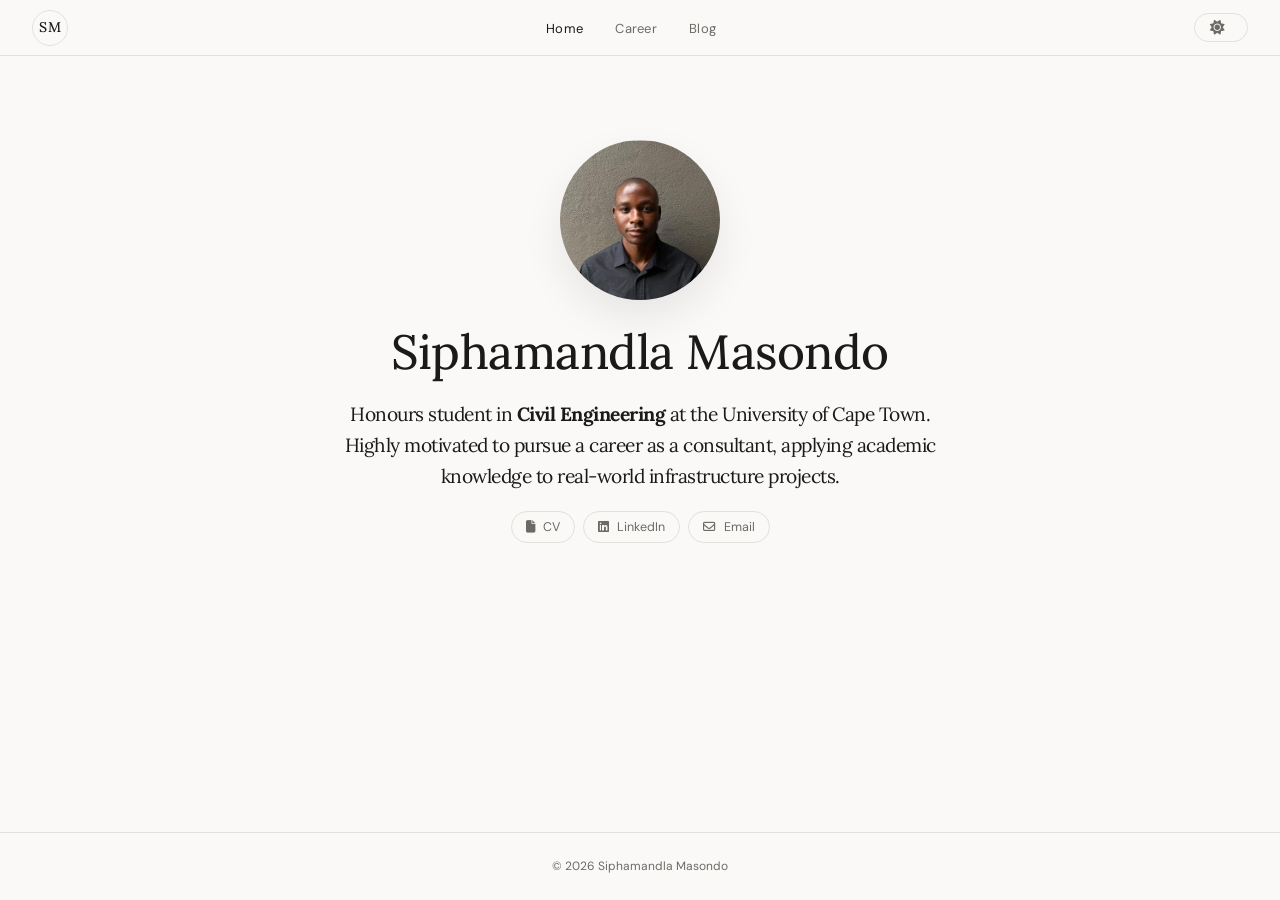
<file: index.html>
<!DOCTYPE html>
<html lang="en">
<head>
<meta charset="UTF-8">
<meta name="viewport" content="width=device-width, initial-scale=1.0">
<title>Home | Siphamandla Masondo</title>
<link rel="preconnect" href="https://fonts.googleapis.com">
<link href="https://fonts.googleapis.com/css2?family=Lora:ital,wght@0,400;0,500;1,400&family=DM+Sans:opsz,wght@9..40,300;9..40,400;9..40,500&display=swap" rel="stylesheet">
<link rel="stylesheet" href="style.css">
</head>
<body>

<nav>
  <a class="nav-logo" href="index.html">SM</a>
  <ul class="nav-links">
    <li><a href="index.html" class="active">Home</a></li>
    <li><a href="career.html">Career</a></li>
    <li><a href="blog.html">Blog</a></li>
  </ul>
  <div class="nav-actions">
    <button id="theme-toggle" class="link-pill link-pill--theme" type="button" aria-label="Toggle theme"></button>
  </div>
</nav>

<main>
  <section class="hero">
    <div class="hero-photo">
      <img src="docs/images/masondo_profile_pic.png" alt="Siphamandla Masondo">
    </div>
    <h1 class="hero-name">Siphamandla Masondo</h1>
    <p class="hero-description">
      <span class="hero-line hero-line--first">Honours student in <strong>Civil Engineering</strong> at the University of Cape Town.</span>
      <span class="hero-line hero-line--second">Highly motivated to pursue a career as a consultant, applying academic knowledge to real-world infrastructure projects.</span>
    </p>

    <div class="links-row">
      <a class="link-pill link-pill--cv" href="docs/CV_SiphamandlaMasondo.pdf" target="_blank" rel="noopener">CV</a>
      <a class="link-pill link-pill--linkedin" href="https://www.linkedin.com/in/siphamandla-masondo-b76402388/" target="_blank" rel="noopener">LinkedIn</a>
      <!-- <a class="link-pill link-pill--github" href="https://github.com/mdlban010" target="_blank" rel="noopener">GitHub</a> -->
      <a class="link-pill link-pill--email" href="mailto:sphamasondo04@gmail.com">Email</a>
    </div>
  </section>
</main>

<footer>
  <p>© 2026 Siphamandla Masondo</p>
</footer>

<script>
  const themeToggle = document.getElementById('theme-toggle');
  const storedTheme = localStorage.getItem('theme');
  const prefersDark = window.matchMedia('(prefers-color-scheme: dark)').matches;
  const theme = storedTheme || (prefersDark ? 'dark' : 'light');
  const root = document.documentElement;
  const applyTheme = selected => {
    root.dataset.theme = selected;
    themeToggle.classList.toggle('theme-dark', selected === 'dark');
    themeToggle.classList.toggle('theme-light', selected === 'light');
    localStorage.setItem('theme', selected);
  };
  applyTheme(theme);
  themeToggle.addEventListener('click', () => applyTheme(root.dataset.theme === 'dark' ? 'light' : 'dark'));
</script>
</body>
</html>
</file>
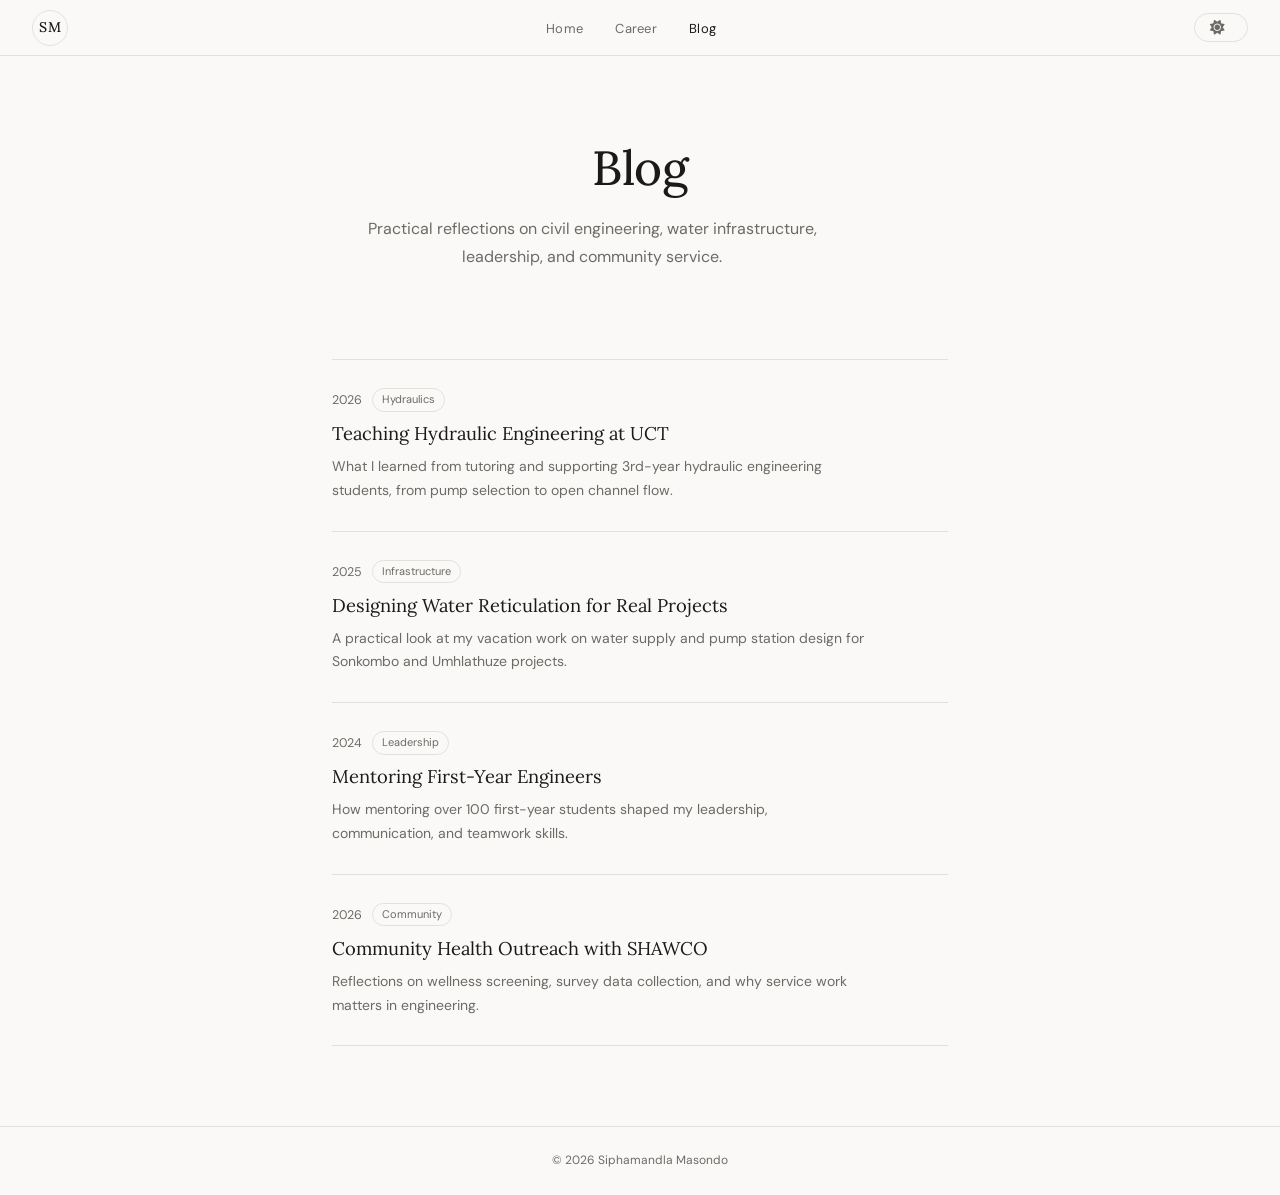
<file: blog.html>
<!DOCTYPE html>
<html lang="en">
<head>
<meta charset="UTF-8">
<meta name="viewport" content="width=device-width, initial-scale=1.0">
<title>Blog | Siphamandla Masondo</title>
<link rel="preconnect" href="https://fonts.googleapis.com">
<link href="https://fonts.googleapis.com/css2?family=Lora:ital,wght@0,400;0,500;1,400&family=DM+Sans:opsz,wght@9..40,300;9..40,400;9..40,500&display=swap" rel="stylesheet">
<link rel="stylesheet" href="style.css">
</head>
<body>

<nav>
  <a class="nav-logo" href="index.html">SM</a>
  <ul class="nav-links">
    <li><a href="index.html">Home</a></li>
    <li><a href="career.html">Career</a></li>
    <li><a href="blog.html" class="active">Blog</a></li>
  </ul>
  <div class="nav-actions">
    <button id="theme-toggle" class="link-pill link-pill--theme" type="button" aria-label="Toggle theme"></button>
  </div>
</nav>

<main>
  <section class="hero">
    <h1 class="hero-name">Blog</h1>
    <p class="hero-bio">Practical reflections on civil engineering, water infrastructure, leadership, and community service.</p>
  </section>

  <section class="content-section">
    <div class="blog-list">

      <article class="blog-item">
        <div class="blog-meta">
          <span class="blog-date">2026</span>
          <span class="blog-tag">Hydraulics</span>
        </div>
        <h2 class="blog-title">
          <a href="#">Teaching Hydraulic Engineering at UCT</a>
        </h2>
        <p class="blog-excerpt">
          What I learned from tutoring and supporting 3rd-year hydraulic engineering students, from pump selection to open channel flow.
        </p>
      </article>

      <article class="blog-item">
        <div class="blog-meta">
          <span class="blog-date">2025</span>
          <span class="blog-tag">Infrastructure</span>
        </div>
        <h2 class="blog-title">
          <a href="#">Designing Water Reticulation for Real Projects</a>
        </h2>
        <p class="blog-excerpt">
          A practical look at my vacation work on water supply and pump station design for Sonkombo and Umhlathuze projects.
        </p>
      </article>

      <article class="blog-item">
        <div class="blog-meta">
          <span class="blog-date">2024</span>
          <span class="blog-tag">Leadership</span>
        </div>
        <h2 class="blog-title">
          <a href="#">Mentoring First-Year Engineers</a>
        </h2>
        <p class="blog-excerpt">
          How mentoring over 100 first-year students shaped my leadership, communication, and teamwork skills.
        </p>
      </article>

      <article class="blog-item">
        <div class="blog-meta">
          <span class="blog-date">2026</span>
          <span class="blog-tag">Community</span>
        </div>
        <h2 class="blog-title">
          <a href="#">Community Health Outreach with SHAWCO</a>
        </h2>
        <p class="blog-excerpt">
          Reflections on wellness screening, survey data collection, and why service work matters in engineering.
        </p>
      </article>

    </div>
  </section>
</main>

<footer>
  <p>© 2026 Siphamandla Masondo</p>
</footer>

<script>
  const themeToggle = document.getElementById('theme-toggle');
  const storedTheme = localStorage.getItem('theme');
  const prefersDark = window.matchMedia('(prefers-color-scheme: dark)').matches;
  const theme = storedTheme || (prefersDark ? 'dark' : 'light');
  const root = document.documentElement;
  const applyTheme = selected => {
    root.dataset.theme = selected;
    themeToggle.classList.toggle('theme-dark', selected === 'dark');
    themeToggle.classList.toggle('theme-light', selected === 'light');
    localStorage.setItem('theme', selected);
  };
  applyTheme(theme);
  themeToggle.addEventListener('click', () => applyTheme(root.dataset.theme === 'dark' ? 'light' : 'dark'));
</script>

</body>
</html>
</file>
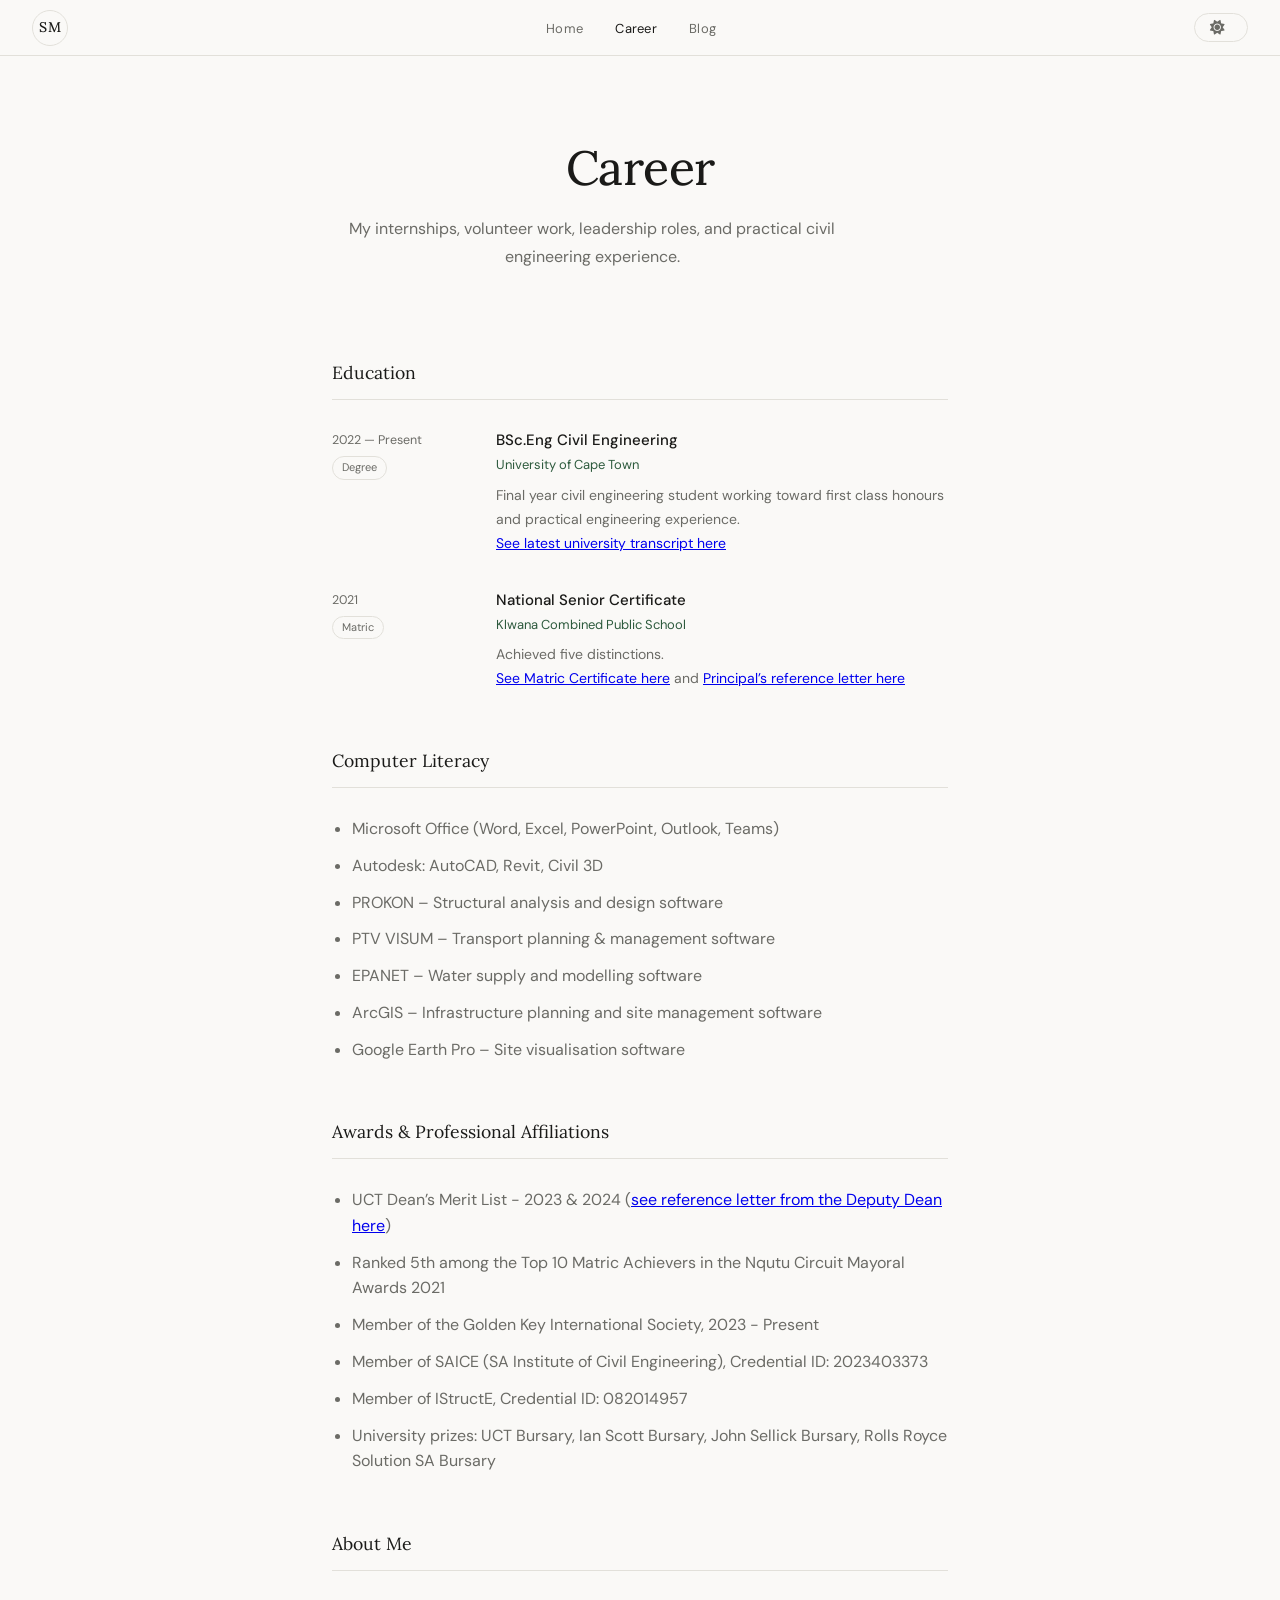
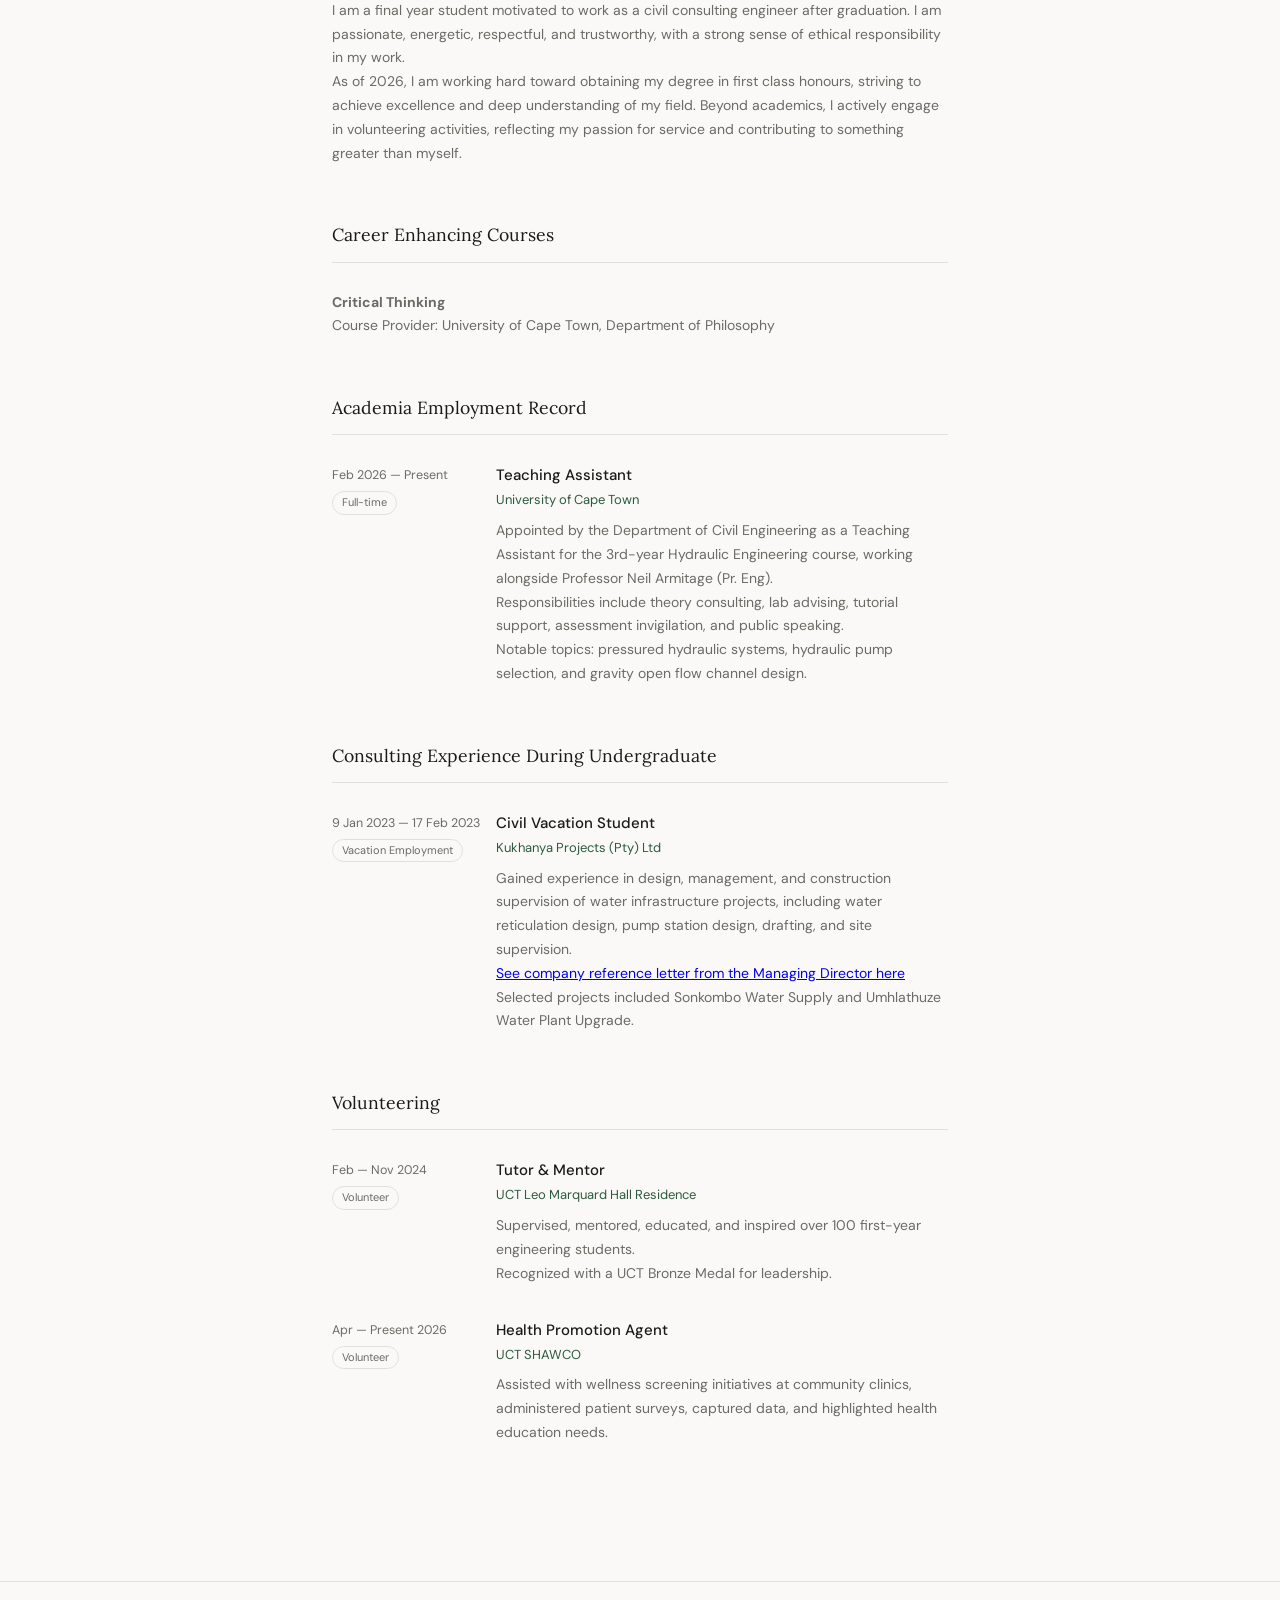
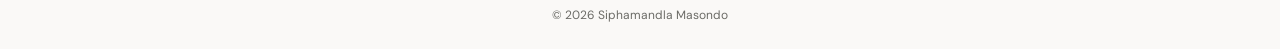
<file: career.html>
<!DOCTYPE html>
<html lang="en">
<head>
<meta charset="UTF-8">
<meta name="viewport" content="width=device-width, initial-scale=1.0">
<title>Career | Siphamandla Masondo</title>
<link rel="preconnect" href="https://fonts.googleapis.com">
<link href="https://fonts.googleapis.com/css2?family=Lora:ital,wght@0,400;0,500;1,400&family=DM+Sans:opsz,wght@9..40,300;9..40,400;9..40,500&display=swap" rel="stylesheet">
<link rel="stylesheet" href="style.css">
</head>
<body>

<nav>
  <a class="nav-logo" href="index.html">SM</a>
  <ul class="nav-links">
    <li><a href="index.html">Home</a></li>
    <li><a href="career.html" class="active">Career</a></li>
    <li><a href="blog.html">Blog</a></li>
  </ul>
  <div class="nav-actions">
    <button id="theme-toggle" class="link-pill link-pill--theme" type="button" aria-label="Toggle theme"></button>
  </div>
</nav>

<main>
  <section class="hero">
    <h1 class="hero-name">Career</h1>
    <p class="hero-bio">My internships, volunteer work, leadership roles, and practical civil engineering experience.</p>
  </section>

  <section class="content-section">

    <div class="section-block">
      <h2 class="section-heading">Education</h2>
      <div class="timeline">

        <div class="timeline-item">
          <div class="timeline-meta">
            <span class="timeline-date">2022 — Present</span>
            <span class="timeline-tag">Degree</span>
          </div>
          <div class="timeline-body">
            <h3 class="timeline-role">BSc.Eng Civil Engineering</h3>
            <p class="timeline-company">University of Cape Town</p>
            <p class="timeline-desc">
              Final year civil engineering student working toward first class honours and practical engineering experience.
            </p>
            <p class="timeline-desc">
              <a href="docs/Latest_University_Transcript_2026.pdf" target="_blank" rel="noopener">See latest university transcript here</a>
            </p>
          </div>
        </div>

        <div class="timeline-item">
          <div class="timeline-meta">
            <span class="timeline-date">2021</span>
            <span class="timeline-tag">Matric</span>
          </div>
          <div class="timeline-body">
            <h3 class="timeline-role">National Senior Certificate</h3>
            <p class="timeline-company">Klwana Combined Public School</p>
            <p class="timeline-desc">
              Achieved five distinctions.
            </p>
            <p class="timeline-desc">
              <a href="docs/Matric_Certificate_2021.pdf" target="_blank" rel="noopener">See Matric Certificate here</a> and <a href="docs/Principal Reference Letter_2021.pdf" target="_blank" rel="noopener">Principal’s reference letter here</a>
            </p>
          </div>
        </div>

      </div>
    </div>

    <div class="section-block">
      <h2 class="section-heading">Computer Literacy</h2>
      <ul class="career-list">
        <li>Microsoft Office (Word, Excel, PowerPoint, Outlook, Teams)</li>
        <li>Autodesk: AutoCAD, Revit, Civil 3D</li>
        <li>PROKON – Structural analysis and design software</li>
        <li>PTV VISUM – Transport planning & management software</li>
        <li>EPANET – Water supply and modelling software</li>
        <li>ArcGIS – Infrastructure planning and site management software</li>
        <li>Google Earth Pro – Site visualisation software</li>
      </ul>
    </div>

    <div class="section-block">
      <h2 class="section-heading">Awards & Professional Affiliations</h2>
      <ul class="career-list">
        <li>UCT Dean’s Merit List - 2023 & 2024 (<a href="docs/Deputy_Dean_Merit_List.pdf" target="_blank" rel="noopener">see reference letter from the Deputy Dean here</a>)</li>
        <li>Ranked 5th among the Top 10 Matric Achievers in the Nqutu Circuit Mayoral Awards 2021</li>
        <li>Member of the Golden Key International Society, 2023 - Present</li>
        <li>Member of SAICE (SA Institute of Civil Engineering), Credential ID: 2023403373</li>
        <li>Member of IStructE, Credential ID: 082014957</li>
        <li>University prizes: UCT Bursary, Ian Scott Bursary, John Sellick Bursary, Rolls Royce Solution SA Bursary</li>
      </ul>
    </div>

    <div class="section-block">
      <h2 class="section-heading">About Me</h2>
      <p class="timeline-desc">
        I am a final year student motivated to work as a civil consulting engineer after graduation. I am passionate, energetic, respectful, and trustworthy, with a strong sense of ethical responsibility in my work.
      </p>
      <p class="timeline-desc">
        As of 2026, I am working hard toward obtaining my degree in first class honours, striving to achieve excellence and deep understanding of my field. Beyond academics, I actively engage in volunteering activities, reflecting my passion for service and contributing to something greater than myself.
      </p>
    </div>

    <div class="section-block">
      <h2 class="section-heading">Career Enhancing Courses</h2>
      <p class="timeline-desc">
        <strong>Critical Thinking</strong><br>
        Course Provider: University of Cape Town, Department of Philosophy
      </p>
    </div>

    <div class="section-block">
      <h2 class="section-heading">Academia Employment Record</h2>
      <div class="timeline">
        <div class="timeline-item">
          <div class="timeline-meta">
            <span class="timeline-date">Feb 2026 — Present</span>
            <span class="timeline-tag">Full-time</span>
          </div>
          <div class="timeline-body">
            <h3 class="timeline-role">Teaching Assistant</h3>
            <p class="timeline-company">University of Cape Town</p>
            <p class="timeline-desc">
              Appointed by the Department of Civil Engineering as a Teaching Assistant for the 3rd-year Hydraulic Engineering course, working alongside Professor Neil Armitage (Pr. Eng).
            </p>
            <p class="timeline-desc">
              Responsibilities include theory consulting, lab advising, tutorial support, assessment invigilation, and public speaking.
            </p>
            <p class="timeline-desc">
              Notable topics: pressured hydraulic systems, hydraulic pump selection, and gravity open flow channel design.
            </p>
          </div>
        </div>
      </div>
    </div>

    <div class="section-block">
      <h2 class="section-heading">Consulting Experience During Undergraduate</h2>
      <div class="timeline">
        <div class="timeline-item">
          <div class="timeline-meta">
            <span class="timeline-date">9 Jan 2023 — 17 Feb 2023</span>
            <span class="timeline-tag">Vacation Employment</span>
          </div>
          <div class="timeline-body">
            <h3 class="timeline-role">Civil Vacation Student</h3>
            <p class="timeline-company">Kukhanya Projects (Pty) Ltd</p>
            <p class="timeline-desc">
              Gained experience in design, management, and construction supervision of water infrastructure projects, including water reticulation design, pump station design, drafting, and site supervision.
            </p>
            <p class="timeline-desc">
              <a href="docs/Mananging_Director_KP_Reference_Letter.pdf" target="_blank" rel="noopener">See company reference letter from the Managing Director here</a>
            </p>
            <p class="timeline-desc">
              Selected projects included Sonkombo Water Supply and Umhlathuze Water Plant Upgrade.
            </p>
          </div>
        </div>
      </div>
    </div>

    <div class="section-block">
      <h2 class="section-heading">Volunteering</h2>
      <div class="timeline">
        <div class="timeline-item">
          <div class="timeline-meta">
            <span class="timeline-date">Feb — Nov 2024</span>
            <span class="timeline-tag">Volunteer</span>
          </div>
          <div class="timeline-body">
            <h3 class="timeline-role">Tutor & Mentor</h3>
            <p class="timeline-company">UCT Leo Marquard Hall Residence</p>
            <p class="timeline-desc">
              Supervised, mentored, educated, and inspired over 100 first-year engineering students.
            </p>
            <p class="timeline-desc">
              Recognized with a UCT Bronze Medal for leadership.
            </p>
          </div>
        </div>

        <div class="timeline-item">
          <div class="timeline-meta">
            <span class="timeline-date">Apr — Present 2026</span>
            <span class="timeline-tag">Volunteer</span>
          </div>
          <div class="timeline-body">
            <h3 class="timeline-role">Health Promotion Agent</h3>
            <p class="timeline-company">UCT SHAWCO</p>
            <p class="timeline-desc">
              Assisted with wellness screening initiatives at community clinics, administered patient surveys, captured data, and highlighted health education needs.
            </p>
          </div>
        </div>
      </div>
    </div>

  </section>
</main>

<footer>
  <p>© 2026 Siphamandla Masondo</p>
</footer>

<script>
  const themeToggle = document.getElementById('theme-toggle');
  const storedTheme = localStorage.getItem('theme');
  const prefersDark = window.matchMedia('(prefers-color-scheme: dark)').matches;
  const theme = storedTheme || (prefersDark ? 'dark' : 'light');
  const root = document.documentElement;
  const applyTheme = selected => {
    root.dataset.theme = selected;
    themeToggle.classList.toggle('theme-dark', selected === 'dark');
    themeToggle.classList.toggle('theme-light', selected === 'light');
    localStorage.setItem('theme', selected);
  };
  applyTheme(theme);
  themeToggle.addEventListener('click', () => applyTheme(root.dataset.theme === 'dark' ? 'light' : 'dark'));
</script>
</body>
</html>
</file>
<file: style.css>
@import url("https://cdnjs.cloudflare.com/ajax/libs/font-awesome/6.4.0/css/all.min.css");
*, *::before, *::after { box-sizing: border-box; margin: 0; padding: 0; }


:root {
  --bg: #faf9f7;
  --text: #1a1a18;
  --muted: #6b6b66;
  --border: #e2e0da;
  --accent: #2d5a3d;
  --accent-light: #e8f0eb;
  --surface: #ffffff;
  --nav-bg: rgba(250, 249, 247, 0.92);
  --font-display: 'Lora', Georgia, serif;
  --font-body: 'DM Sans', sans-serif;
}

html[data-theme='dark'] {
  --bg: #0f1114;
  --text: #eceff1;
  --muted: #a9b0ba;
  --border: #262b33;
  --accent: #76c7a3;
  --accent-light: rgba(118, 199, 163, 0.12);
  --surface: #141b23;
  --nav-bg: rgba(15, 17, 20, 0.92);
}

html { scroll-behavior: smooth; }

body {
  font-family: var(--font-body);
  background: var(--bg);
  color: var(--text);
  line-height: 1.6;
  min-height: 100vh;
  display: flex;
  flex-direction: column;
}

main { flex: 1; }

/* ─── NAV ─────────────────────────────────────────── */
nav {
  position: fixed;
  top: 0; left: 0; right: 0;
  z-index: 100;
  display: flex;
  align-items: center;
  justify-content: space-between;
  padding: 0 2rem;
  height: 56px;
  background: var(--nav-bg);
  backdrop-filter: blur(8px);
  border-bottom: 1px solid var(--border);
}

.nav-actions {
  display: flex;
  align-items: center;
  gap: 0.75rem;
}

#theme-toggle {
  display: inline-flex;
  align-items: center;
  justify-content: center;
  padding: 0.4rem 0.9rem;
  border-radius: 999px;
  border: 1px solid var(--border);
  background: transparent;
  color: var(--muted);
  font-size: 0.92rem;
  cursor: pointer;
  transition: border-color 0.15s, color 0.15s, background 0.15s;
}

#theme-toggle:hover {
  border-color: var(--accent);
  color: var(--accent);
  background: var(--accent-light);
}

.nav-logo {
  font-family: var(--font-display);
  font-size: 14px;
  font-weight: 500;
  color: var(--text);
  text-decoration: none;
  width: 36px;
  height: 36px;
  border: 1px solid var(--border);
  border-radius: 50%;
  display: flex;
  align-items: center;
  justify-content: center;
  letter-spacing: 0.5px;
  transition: border-color 0.15s;
}

.nav-logo:hover { border-color: var(--accent); color: var(--accent); }

.nav-links {
  display: flex;
  gap: 2rem;
  list-style: none;
}

.nav-links a {
  font-size: 13px;
  color: var(--muted);
  text-decoration: none;
  letter-spacing: 0.3px;
  transition: color 0.15s;
}

.nav-links a:hover,
.nav-links a.active { color: var(--text); }

/* ─── HERO ─────────────────────────────────────────── */
.hero {
  max-width: 680px;
  margin: 0 auto;
  padding: 140px 2rem 56px;
  text-align: center;
}

.hero-photo {
  width: 160px;
  height: 160px;
  margin: 0 auto 1.5rem;
  border-radius: 50%;
  overflow: hidden;
  box-shadow: 0 18px 40px rgba(0, 0, 0, 0.08);
}

.hero-photo img {
  width: 100%;
  height: 100%;
  object-fit: cover;
  display: block;
}

.hero-name {
  font-family: var(--font-display);
  font-size: clamp(3rem, 6vw, 3rem);
  font-weight: 450;
  line-height: 1.15;
  letter-spacing: -0.5px;
  margin-bottom: 1.25rem;
  align-items: center;
}

.hero-description{
  font-family: var(--font-display);
  font-size: clamp(1rem, 2vw, 1.2rem);
  font-weight: 250;
  line-height: 1.6;
  letter-spacing: -0.5px;
  margin-bottom: 1.25rem;
  display: inline-block;
  text-align: center;
  max-width: 640px;
}

.hero-line {
  display: block;
  overflow: visible;
  white-space: normal;
  border-right: none;
}

.hero-bio {
  font-size: 16px;
  color: var(--muted);
  line-height: 1.75;
  max-width: 520px;
  margin-bottom: 2rem;
}

.hero-bio strong { color: var(--text); font-weight: 500; }

/* ─── LINK PILLS ────────────────────────────────────── */
.links-row {
  display: flex;
  flex-wrap: wrap;
  justify-content: center;
  gap: 0.5rem;
}

.link-pill {
  display: inline-flex;
  align-items: center;
  padding: 5px 14px;
  border: 1px solid var(--border);
  border-radius: 100px;
  font-size: 12.5px;
  color: var(--muted);
  text-decoration: none;
  transition: border-color 0.15s, color 0.15s, background 0.15s;
}

.link-pill i,
.link-pill::before {
  display: inline-flex;
  align-items: center;
  margin-right: 0.5rem;
}
/* icon for cv feature */
.link-pill--cv::before {
  font-family: "Font Awesome 6 Free";
  content: "\f15b"; /* file icon */
  font-weight: 900;
  align-self: right;
}
/* icon for linkedin feature */
.link-pill--linkedin::before {
  font-family: "Font Awesome 6 Brands";
  content: "\f08c"; /* LinkedIn icon */
  font-weight: 400;
}
/* icon for github feature */
.link-pill--github::before {
  font-family: "Font Awesome 6 Brands";
  content: "\f09b"; /* GitHub icon */
  font-weight: 400;
}
/* icon for email feature */
.link-pill--email::before {
  font-family: "Font Awesome 6 Free";
  content: "\f0e0";
  font-weight: 400;
}

.link-pill--theme::before {
  font-family: "Font Awesome 6 Free";
  content: "\f186";
  font-weight: 900;
}

.link-pill--theme.theme-light::before {
  content: "\f185";
}

.link-pill:hover {
  border-color: var(--accent);
  color: var(--accent);
  background: var(--accent-light);
}

/* ─── CONTENT SECTION (career / blog) ───────────────── */
.content-section {
  max-width: 680px;
  margin: 0 auto;
  padding: 0 2rem 5rem;
}

.section-block {
  margin-bottom: 3.5rem;
}

.section-heading {
  font-family: var(--font-display);
  font-size: 1.1rem;
  font-weight: 400;
  color: var(--text);
  margin-bottom: 1.75rem;
  padding-bottom: 0.75rem;
  border-bottom: 1px solid var(--border);
}

/* ─── TIMELINE ──────────────────────────────────────── */
.timeline { display: flex; flex-direction: column; gap: 2rem; }

.timeline-item {
  display: grid;
  grid-template-columns: 140px 1fr;
  gap: 1.5rem;
}

@media (max-width: 520px) {
  .timeline-item { grid-template-columns: 1fr; gap: 0.4rem; }
}

.timeline-meta {
  display: flex;
  flex-direction: column;
  gap: 6px;
  padding-top: 2px;
}

.timeline-date {
  font-size: 12.5px;
  color: var(--muted);
  white-space: nowrap;
}

.timeline-tag {
  display: inline-block;
  font-size: 11px;
  padding: 2px 9px;
  border-radius: 100px;
  border: 1px solid var(--border);
  color: var(--muted);
  width: fit-content;
}

.timeline-role {
  font-size: 15px;
  font-weight: 500;
  color: var(--text);
  margin-bottom: 3px;
}

.timeline-company {
  font-size: 13px;
  color: var(--accent);
  margin-bottom: 8px;
}

.timeline-desc {
  font-size: 14px;
  color: var(--muted);
  line-height: 1.7;
}

/* ─── SKILLS ────────────────────────────────────────── */
.skills-grid {
  display: flex;
  flex-direction: column;
  gap: 1rem;
}

.skill-group { display: flex; gap: 1rem; align-items: baseline; }

.skill-label {
  font-size: 12px;
  text-transform: uppercase;
  letter-spacing: 1px;
  color: var(--muted);
  font-weight: 500;
  min-width: 90px;
}

.skill-items {
  font-size: 14px;
  color: var(--text);
}

/* ─── BLOG LIST ─────────────────────────────────────── */
.blog-list { display: flex; flex-direction: column; }

.blog-item {
  padding: 1.75rem 0;
  border-bottom: 1px solid var(--border);
}

.blog-item:first-child { border-top: 1px solid var(--border); }

.blog-meta {
  display: flex;
  align-items: center;
  gap: 10px;
  margin-bottom: 0.6rem;
}

.blog-date {
  font-size: 12.5px;
  color: var(--muted);
}

.blog-tag {
  font-size: 11px;
  padding: 2px 9px;
  border-radius: 100px;
  border: 1px solid var(--border);
  color: var(--muted);
}

.blog-title {
  font-family: var(--font-display);
  font-size: 1.15rem;
  font-weight: 400;
  margin-bottom: 0.5rem;
  line-height: 1.4;
}

.blog-title a {
  color: var(--text);
  text-decoration: none;
  transition: color 0.15s;
}

.blog-title a:hover { color: var(--accent); }

.blog-excerpt {
  font-size: 14px;
  color: var(--muted);
  line-height: 1.7;
  max-width: 540px;
}

/* ─── FOOTER ────────────────────────────────────────── */
footer {
  border-top: 1px solid var(--border);
  margin: 0;
  padding: 1.5rem 2rem;
  font-size: 12px;
  color: var(--muted);
  text-align: center;
}

.career-list {
  margin-top: 0.75rem;
  padding-left: 1.25rem;
  color: var(--muted);
}

.career-list li {
  margin-bottom: 0.7rem;
}

/* ─── ANIMATIONS ────────────────────────────────────── */
@keyframes fadeUp {
  from { opacity: 0; transform: translateY(14px); }
  to   { opacity: 1; transform: translateY(0); }
}

@keyframes typewriter {
  from { width: 0; }
  to { width: 100%; }
}

@keyframes blink-caret {
  from, to { border-color: transparent; }
  50% { border-color: var(--accent); }
}

.hero-name    { animation: fadeUp 0.6s ease both; }
.hero-description { animation: fadeUp 0.6s 0.08s ease both; }
.links-row    { animation: fadeUp 0.6s 0.16s ease both; }
.content-section { animation: fadeUp 0.6s 0.1s ease both; }
</file>
